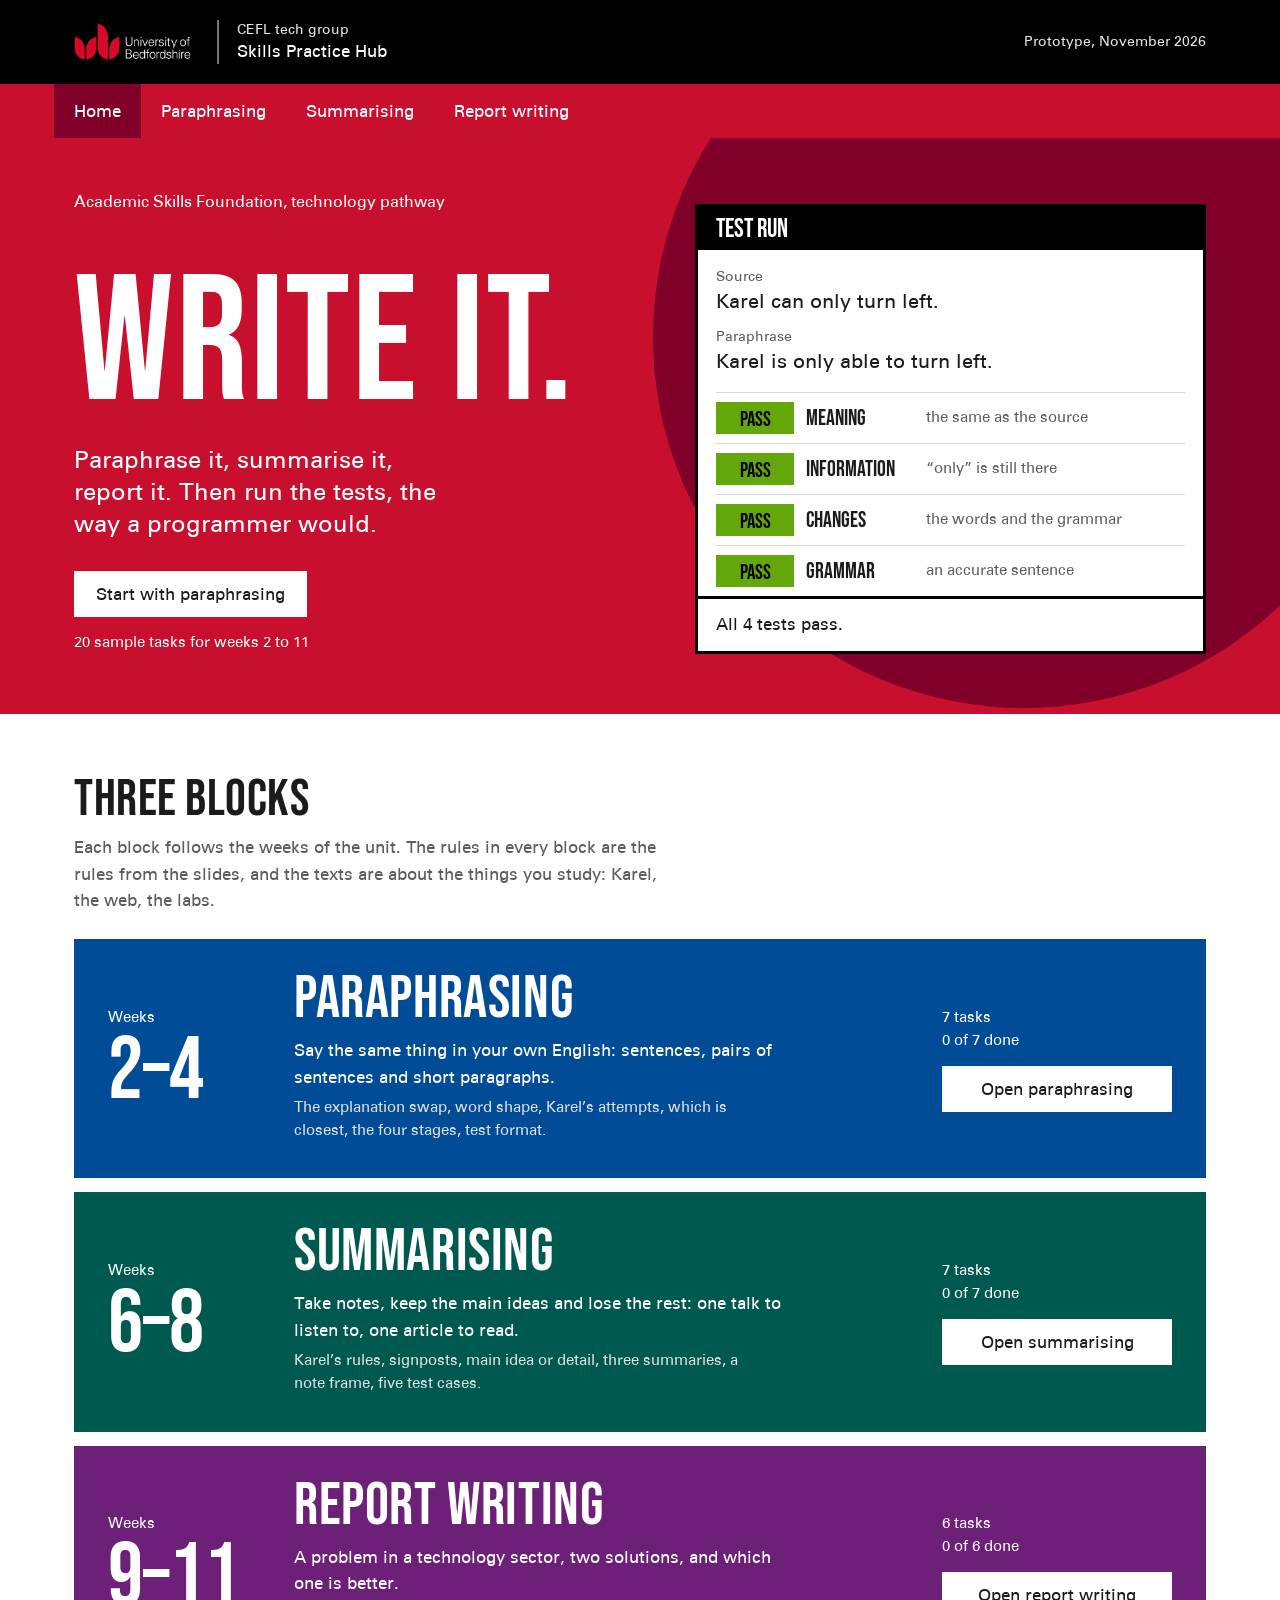
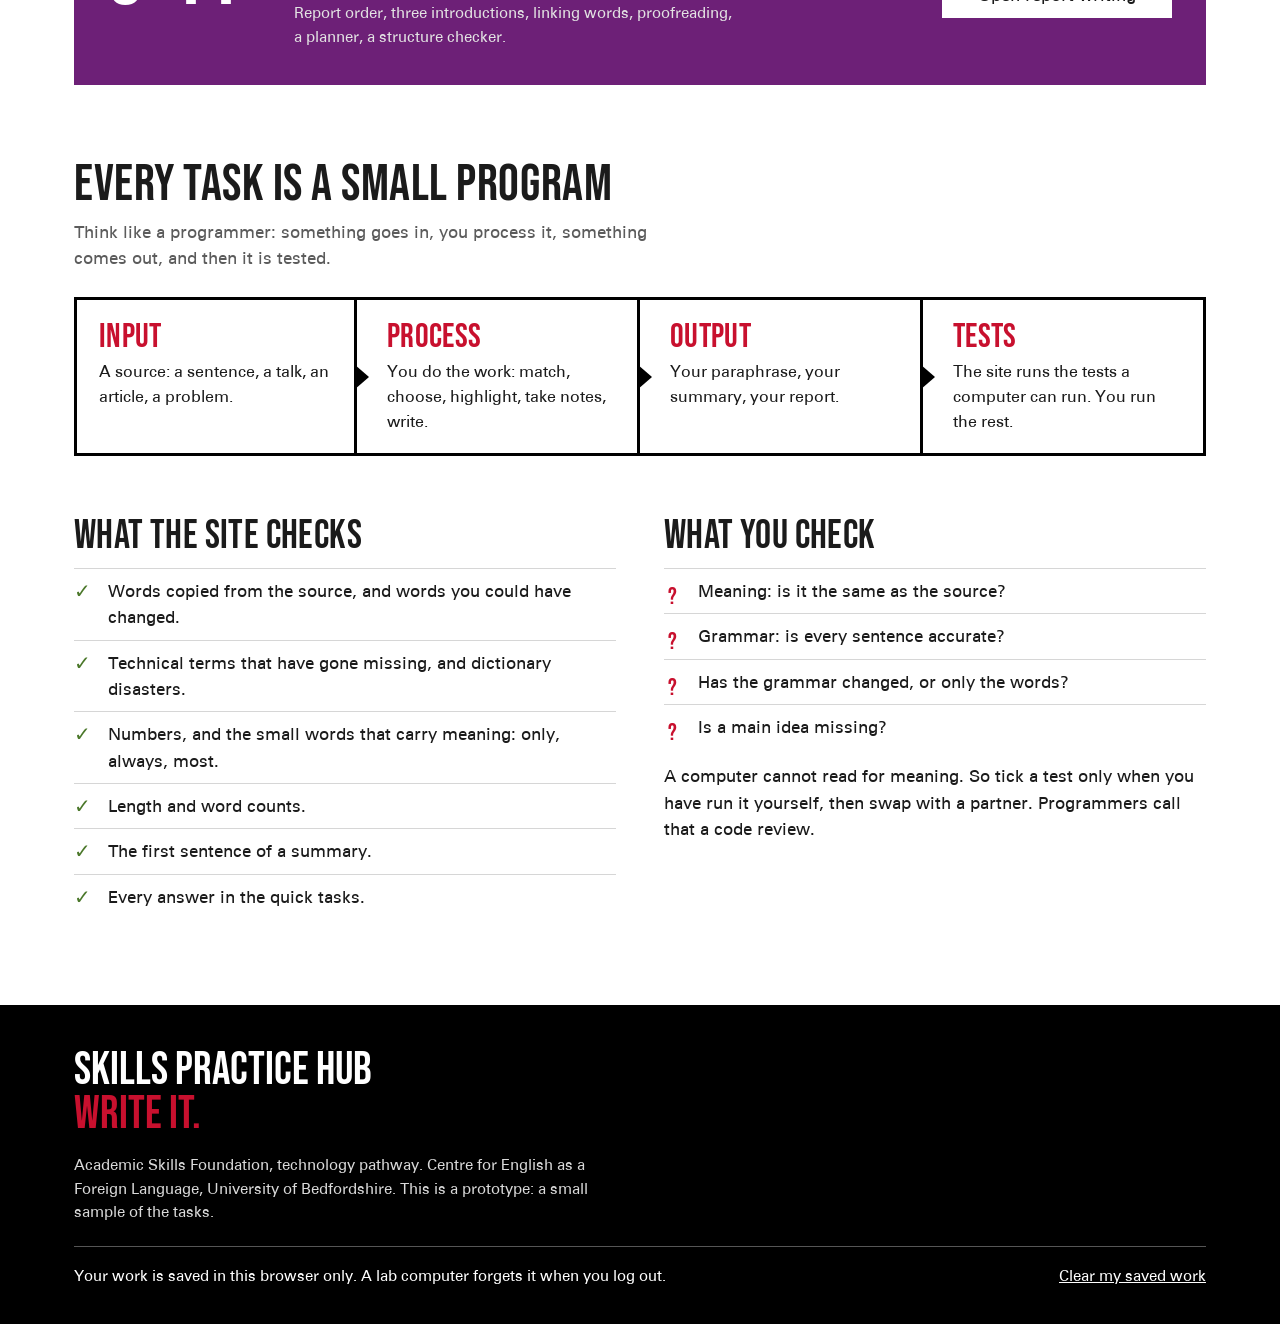
<file: index.html>
<!DOCTYPE html>
<!--
  index.html — the home page of the Skills Practice Hub prototype.

  The words of this page are here in the HTML. The header, the menu and
  the footer are added by js/core.js (Hub.shell), and js/home.js fills in
  the task counts from the three data files.
-->
<html lang="en-GB">
<head>
  <meta charset="utf-8">
  <meta name="viewport" content="width=device-width, initial-scale=1">
  <!-- A prototype: search engines are asked not to list it. -->
  <meta name="robots" content="noindex">
  <title>Skills Practice Hub – Write it.</title>
  <meta name="description" content="Practice tasks for paraphrasing, summarising and report writing. Academic Skills Foundation, technology pathway. A prototype.">
  <link rel="icon" href="assets/favicon.svg" type="image/svg+xml">
  <link rel="stylesheet" href="css/site.css">
</head>
<body data-page="home">

<main id="main" tabindex="-1">

  <section class="hero">
    <div class="wrap hero-grid">
      <div>
        <p class="hero-kicker">Academic Skills Foundation, technology pathway</p>
        <h1>Write it.</h1>
        <p class="hero-lede">Paraphrase it, summarise it, report it. Then run the tests, the way a programmer would.</p>
        <p class="hero-actions"><a class="btn btn-light" href="paraphrasing.html">Start with paraphrasing</a></p>
        <p class="hero-note"><span data-total>20</span> sample tasks for weeks 2 to 11</p>
      </div>

      <!-- A picture of what every writing task ends with. The four results appear one after another, once. -->
      <figure class="demo">
        <figcaption>Test run</figcaption>
        <dl>
          <dt>Source</dt>
          <dd>Karel can only turn left.</dd>
          <dt>Paraphrase</dt>
          <dd>Karel is only able to turn left.</dd>
        </dl>
        <ol class="demo-tests">
          <li style="--n:0"><span class="pill pill-pass">Pass</span><strong>Meaning</strong><span>the same as the source</span></li>
          <li style="--n:1"><span class="pill pill-pass">Pass</span><strong>Information</strong><span>“only” is still there</span></li>
          <li style="--n:2"><span class="pill pill-pass">Pass</span><strong>Changes</strong><span>the words and the grammar</span></li>
          <li style="--n:3"><span class="pill pill-pass">Pass</span><strong>Grammar</strong><span>an accurate sentence</span></li>
        </ol>
        <p class="demo-total">All 4 tests pass.</p>
      </figure>
    </div>
  </section>

  <section class="home-section">
    <div class="wrap">
      <h2>Three blocks</h2>
      <p class="section-intro">Each block follows the weeks of the unit. The rules in every block are the rules from the slides, and the texts are about the things you study: Karel, the web, the labs.</p>

      <article class="band band-paraphrasing">
        <p class="band-weeks"><span>Weeks</span>2–4</p>
        <div class="band-main">
          <h3><a href="paraphrasing.html">Paraphrasing</a></h3>
          <p>Say the same thing in your own English: sentences, pairs of sentences and short paragraphs.</p>
          <p class="band-kinds">The explanation swap, word shape, Karel’s attempts, which is closest, the four stages, test format.</p>
        </div>
        <div class="band-side">
          <p><span data-count="paraphrasing">7 tasks</span><br><span data-progress="paraphrasing"></span></p>
          <a class="btn btn-light" href="paraphrasing.html">Open paraphrasing</a>
        </div>
      </article>

      <article class="band band-summarising">
        <p class="band-weeks"><span>Weeks</span>6–8</p>
        <div class="band-main">
          <h3><a href="summarising.html">Summarising</a></h3>
          <p>Take notes, keep the main ideas and lose the rest: one talk to listen to, one article to read.</p>
          <p class="band-kinds">Karel’s rules, signposts, main idea or detail, three summaries, a note frame, five test cases.</p>
        </div>
        <div class="band-side">
          <p><span data-count="summarising">7 tasks</span><br><span data-progress="summarising"></span></p>
          <a class="btn btn-light" href="summarising.html">Open summarising</a>
        </div>
      </article>

      <article class="band band-reports">
        <p class="band-weeks"><span>Weeks</span>9–11</p>
        <div class="band-main">
          <h3><a href="reports.html">Report writing</a></h3>
          <p>A problem in a technology sector, two solutions, and which one is better.</p>
          <p class="band-kinds">Report order, three introductions, linking words, proofreading, a planner, a structure checker.</p>
        </div>
        <div class="band-side">
          <p><span data-count="reports">6 tasks</span><br><span data-progress="reports"></span></p>
          <a class="btn btn-light" href="reports.html">Open report writing</a>
        </div>
      </article>
    </div>
  </section>

  <section class="home-section">
    <div class="wrap">
      <h2>Every task is a small program</h2>
      <p class="section-intro">Think like a programmer: something goes in, you process it, something comes out, and then it is tested.</p>
      <ol class="flow">
        <li><h3>Input</h3><p>A source: a sentence, a talk, an article, a problem.</p></li>
        <li><h3>Process</h3><p>You do the work: match, choose, highlight, take notes, write.</p></li>
        <li><h3>Output</h3><p>Your paraphrase, your summary, your report.</p></li>
        <li><h3>Tests</h3><p>The site runs the tests a computer can run. You run the rest.</p></li>
      </ol>
    </div>
  </section>

  <section class="home-section">
    <div class="wrap split-grid">
      <div>
        <h2>What the site checks</h2>
        <ul class="ticks">
          <li>Words copied from the source, and words you could have changed.</li>
          <li>Technical terms that have gone missing, and dictionary disasters.</li>
          <li>Numbers, and the small words that carry meaning: only, always, most.</li>
          <li>Length and word counts.</li>
          <li>The first sentence of a summary.</li>
          <li>Every answer in the quick tasks.</li>
        </ul>
      </div>
      <div>
        <h2>What you check</h2>
        <ul class="crosses">
          <li>Meaning: is it the same as the source?</li>
          <li>Grammar: is every sentence accurate?</li>
          <li>Has the grammar changed, or only the words?</li>
          <li>Is a main idea missing?</li>
        </ul>
        <p>A computer cannot read for meaning. So tick a test only when you have run it yourself, then swap with a partner. Programmers call that a code review.</p>
      </div>
    </div>
  </section>

</main>

<noscript><p class="noscript">This site needs JavaScript to draw its menu and its tasks. Please switch JavaScript on in your browser.</p></noscript>

<script src="js/core.js"></script>
<script src="data/paraphrasing.js"></script>
<script src="data/summarising.js"></script>
<script src="data/reports.js"></script>
<script src="js/home.js"></script>
</body>
</html>
</file>
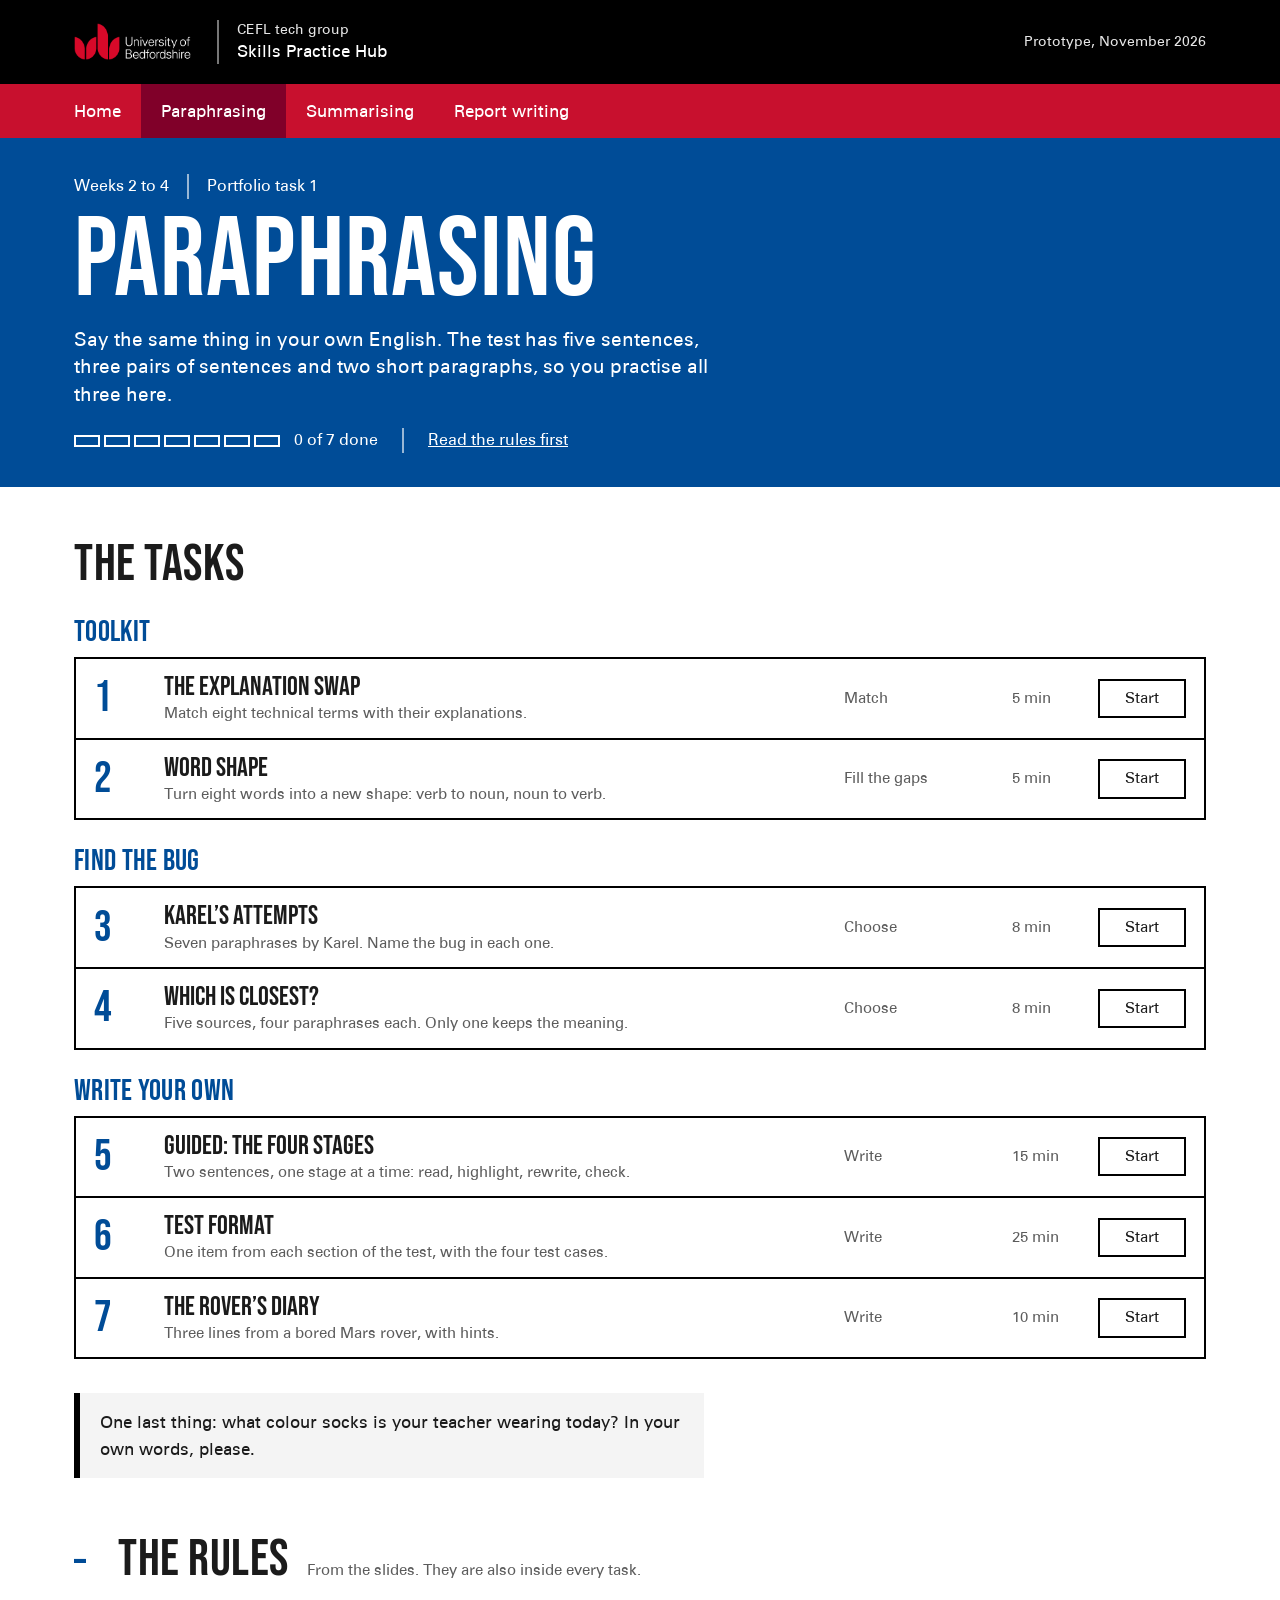
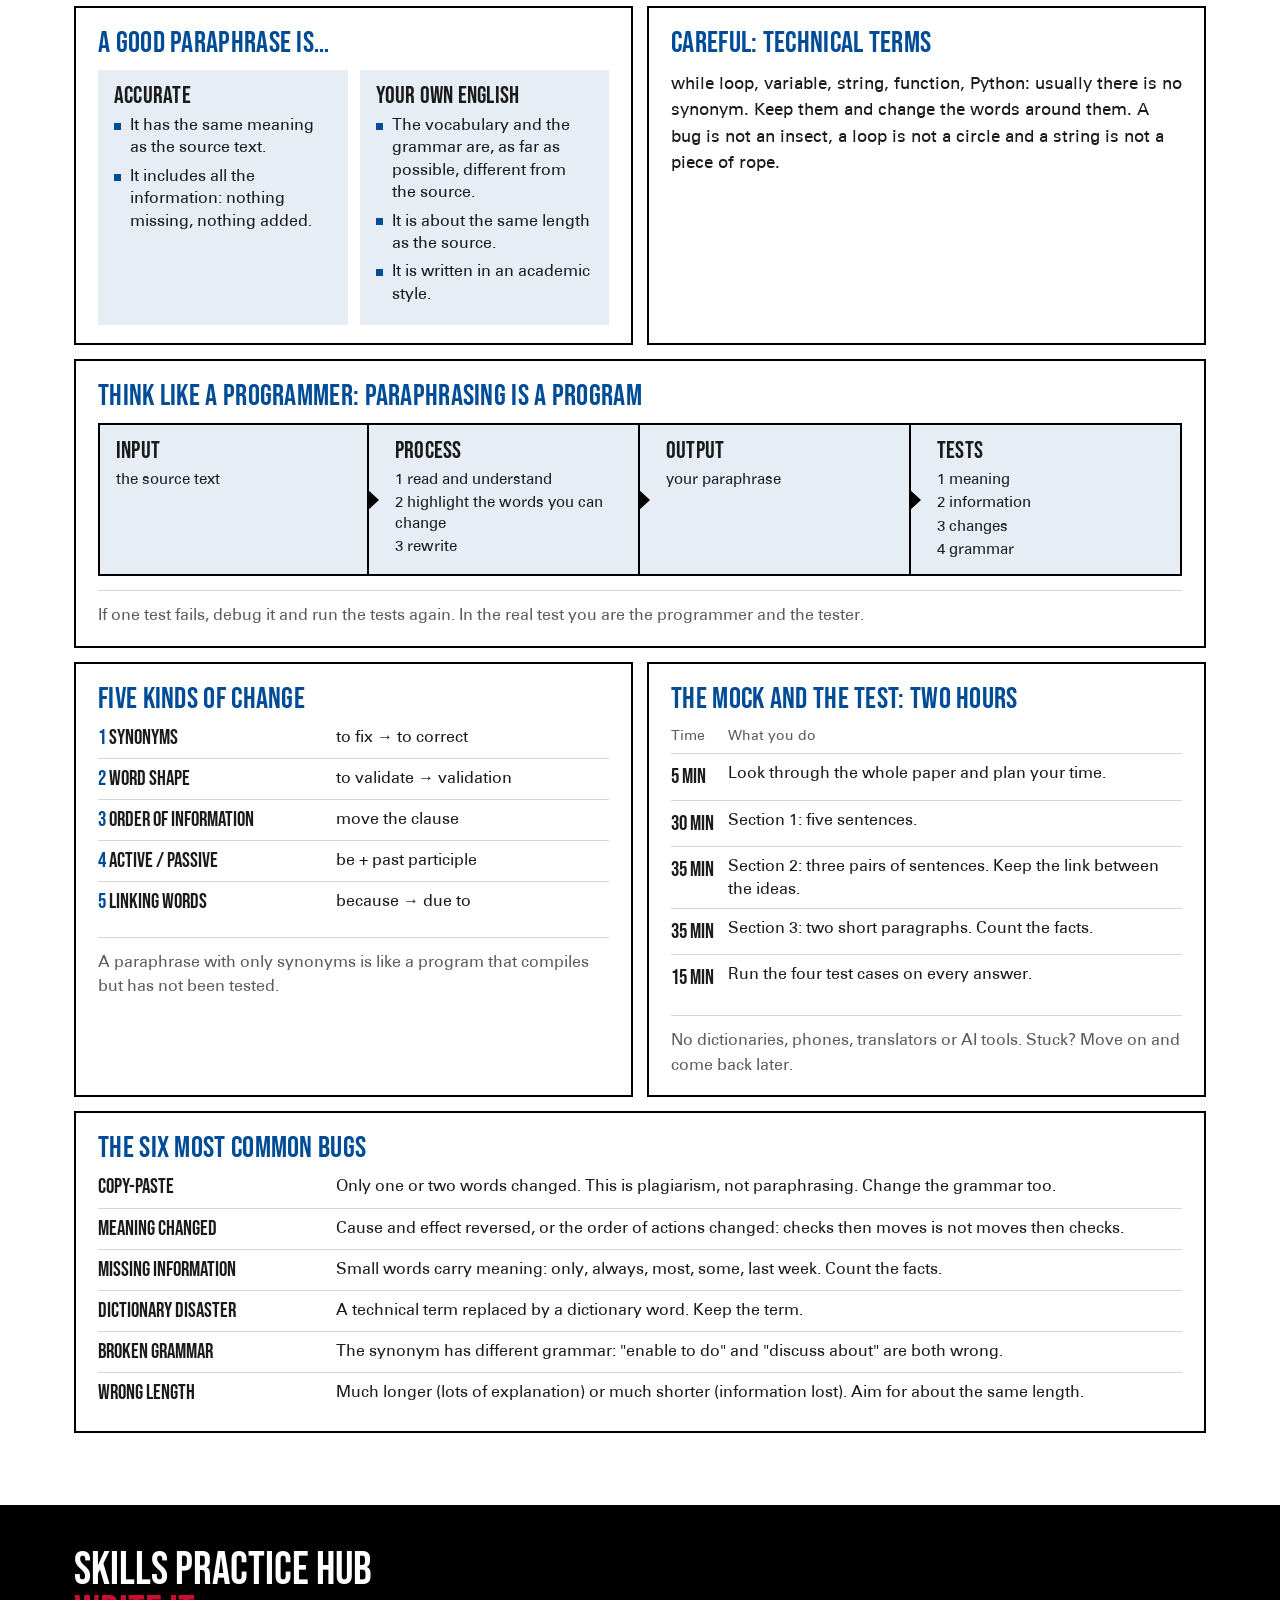
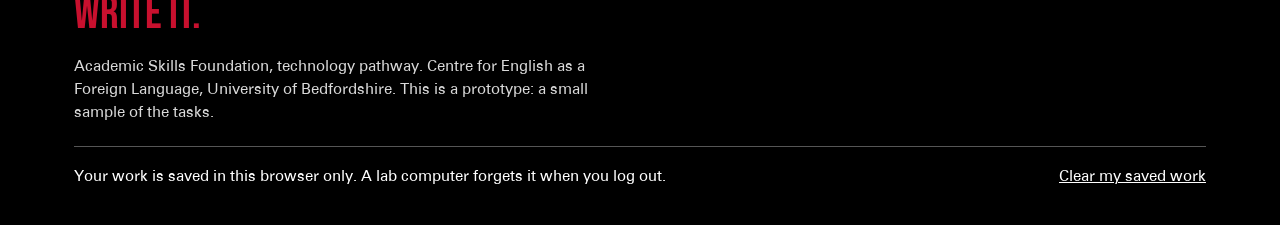
<file: paraphrasing.html>
<!DOCTYPE html>
<!--
  paraphrasing.html — block 1, weeks 2 to 4.

  This page is almost empty on purpose. <body data-block="paraphrasing"> says which
  block this is; data/paraphrasing.js holds its rules and tasks; js/block.js draws
  the task list, or one task, into <main>. The three block pages differ
  only in those two names.
-->
<html lang="en-GB">
<head>
  <meta charset="utf-8">
  <meta name="viewport" content="width=device-width, initial-scale=1">
  <meta name="robots" content="noindex">
  <title>Paraphrasing – Skills Practice Hub</title>
  <link rel="icon" href="assets/favicon.svg" type="image/svg+xml">
  <link rel="stylesheet" href="css/site.css">
</head>
<body data-page="paraphrasing" data-block="paraphrasing">

<main id="main" tabindex="-1"></main>

<noscript><p class="noscript">This site needs JavaScript to draw its menu and its tasks. Please switch JavaScript on in your browser.</p></noscript>

<!-- The order matters: each script uses what the ones above it set up. -->
<script src="js/core.js"></script>
<script src="js/checks.js"></script>
<script src="js/kinds-quick.js"></script>
<script src="js/kinds-writing.js"></script>
<script src="data/paraphrasing.js"></script>
<script src="js/block.js"></script>
</body>
</html>
</file>
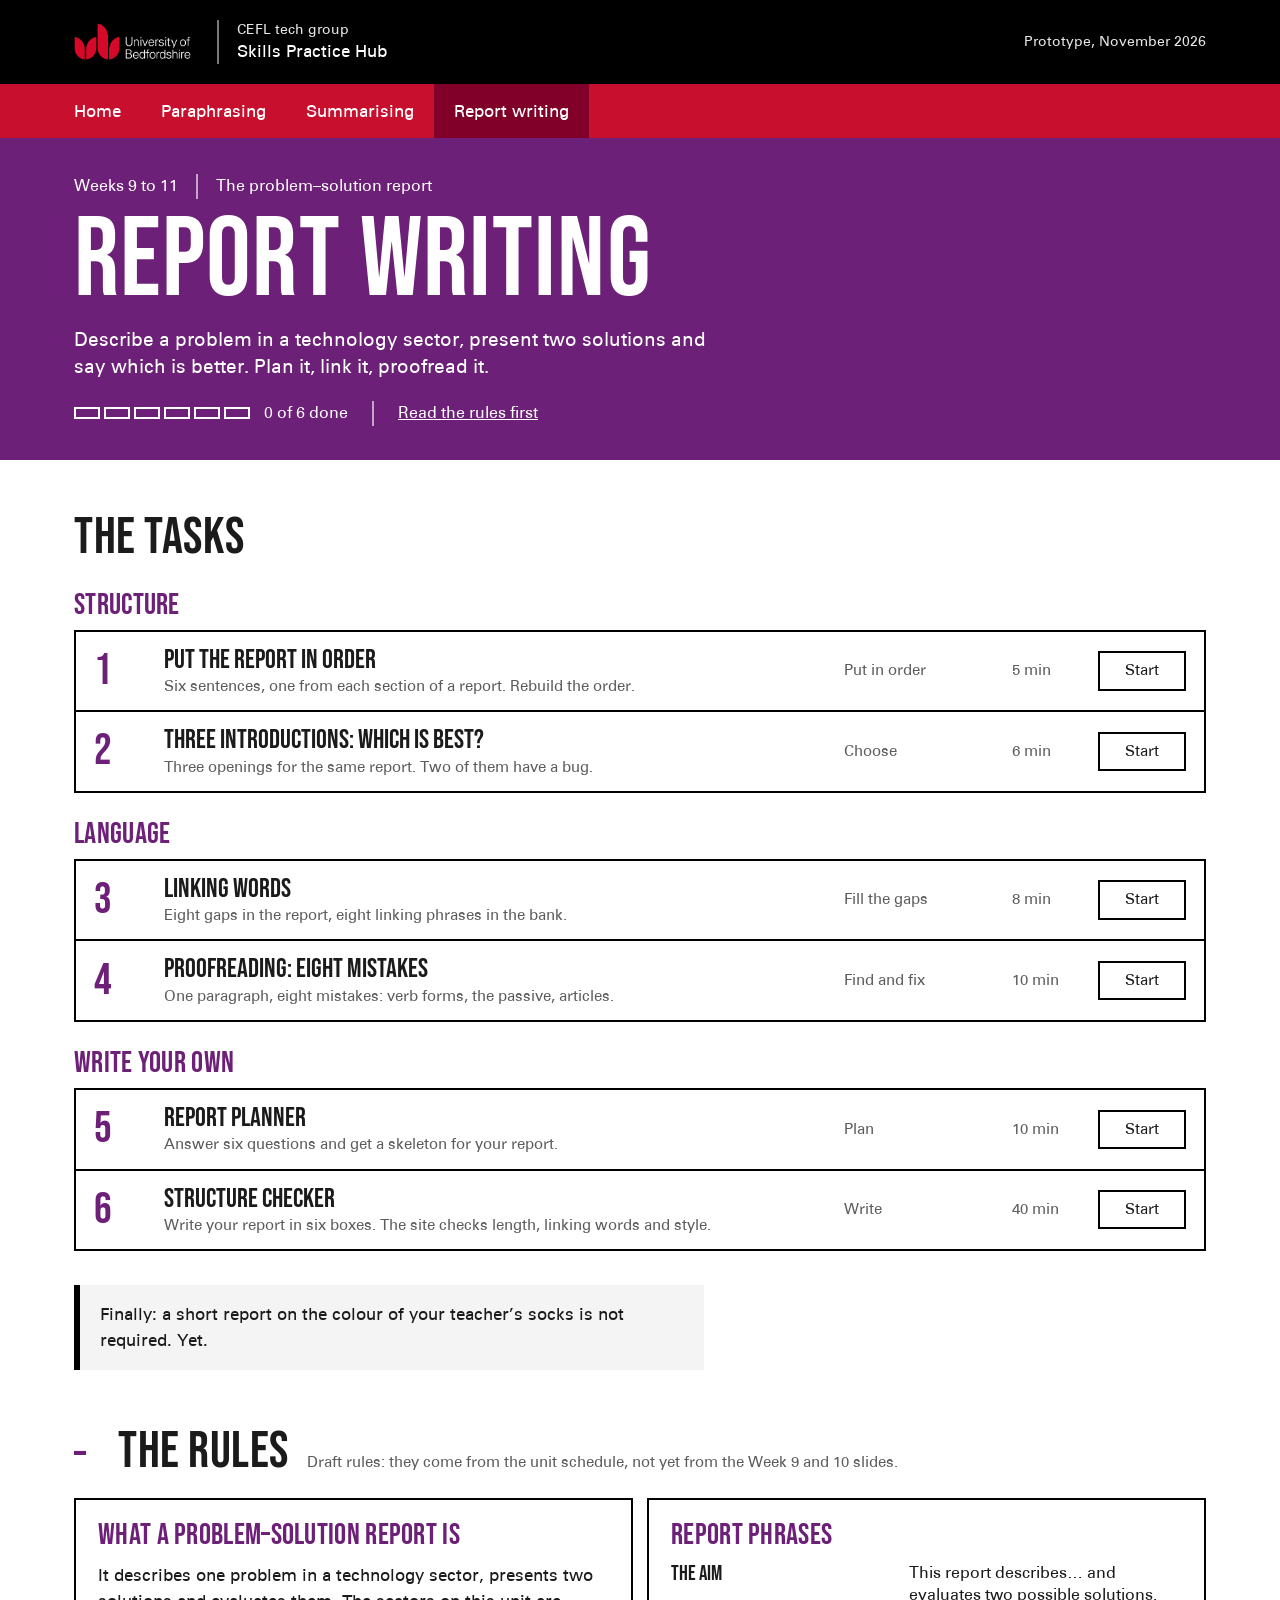
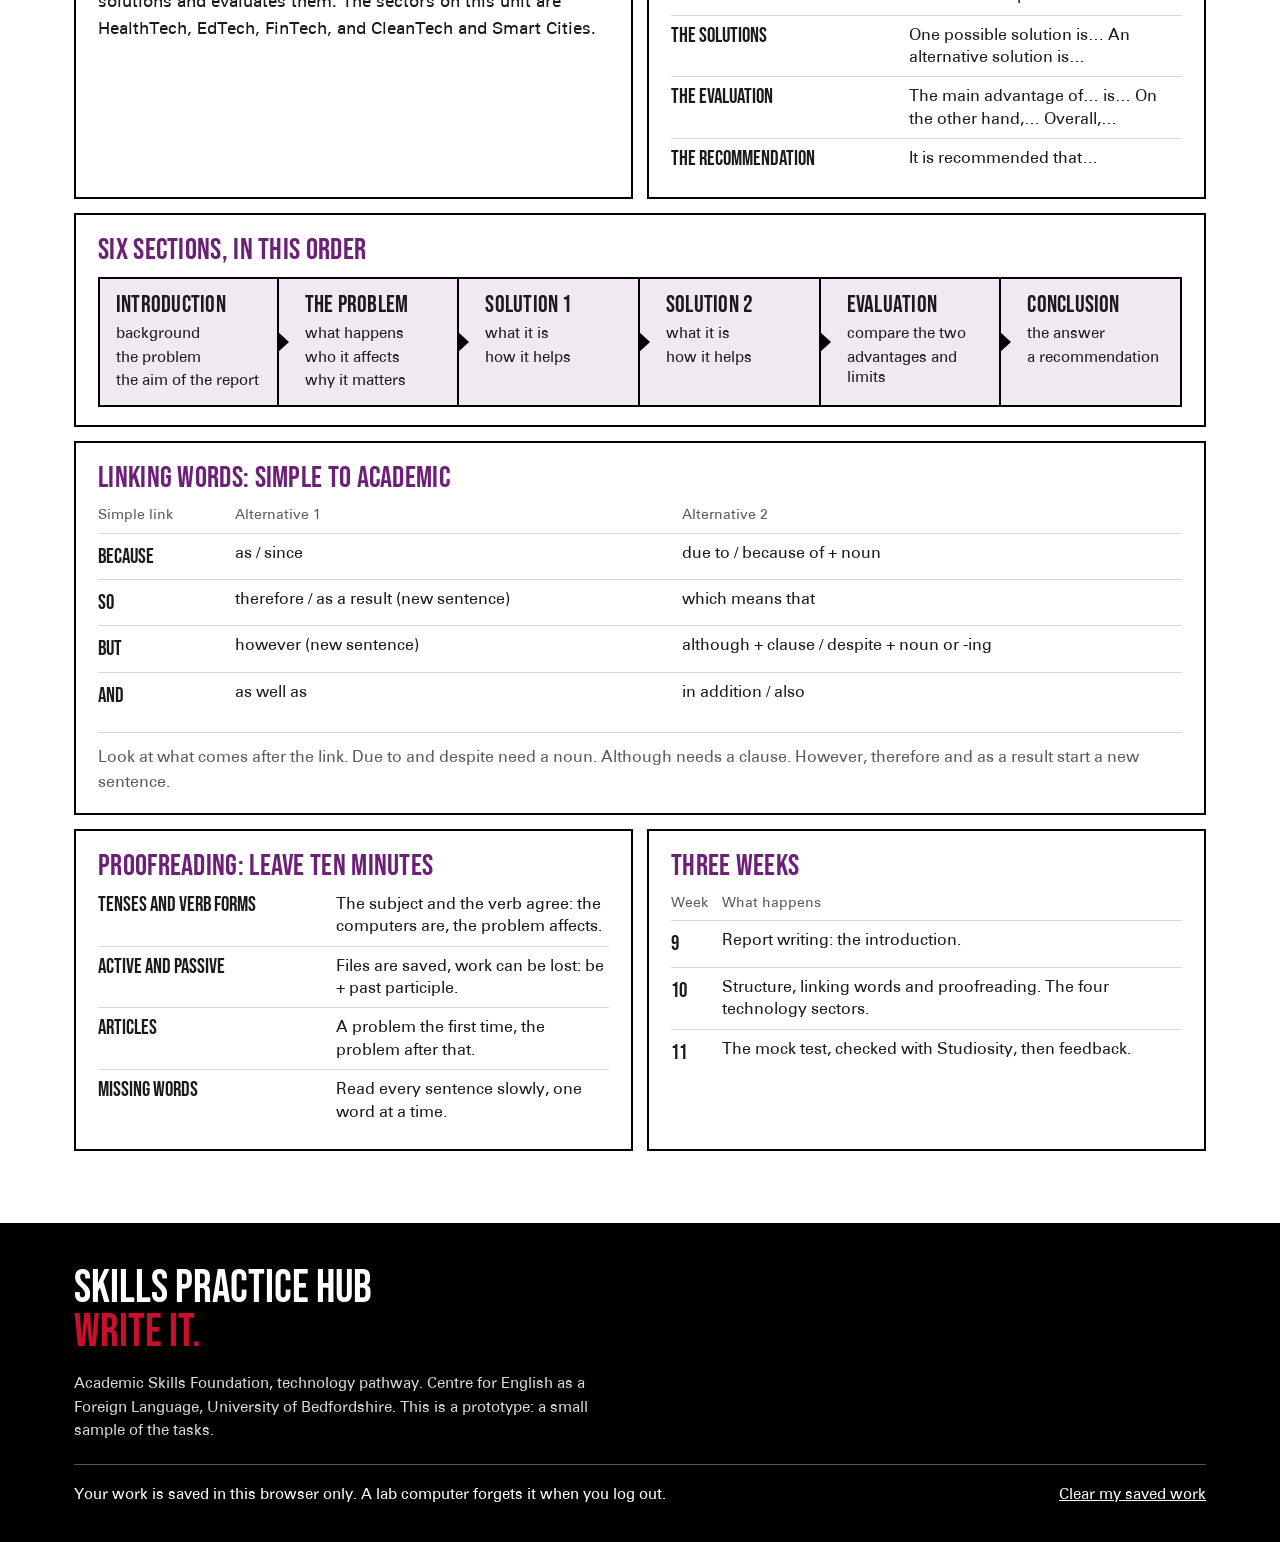
<file: reports.html>
<!DOCTYPE html>
<!--
  reports.html — block 3, weeks 9 to 11.

  This page is almost empty on purpose. <body data-block="reports"> says which
  block this is; data/reports.js holds its rules and tasks; js/block.js draws
  the task list, or one task, into <main>. The three block pages differ
  only in those two names.
-->
<html lang="en-GB">
<head>
  <meta charset="utf-8">
  <meta name="viewport" content="width=device-width, initial-scale=1">
  <meta name="robots" content="noindex">
  <title>Report writing – Skills Practice Hub</title>
  <link rel="icon" href="assets/favicon.svg" type="image/svg+xml">
  <link rel="stylesheet" href="css/site.css">
</head>
<body data-page="reports" data-block="reports">

<main id="main" tabindex="-1"></main>

<noscript><p class="noscript">This site needs JavaScript to draw its menu and its tasks. Please switch JavaScript on in your browser.</p></noscript>

<!-- The order matters: each script uses what the ones above it set up. -->
<script src="js/core.js"></script>
<script src="js/checks.js"></script>
<script src="js/kinds-quick.js"></script>
<script src="js/kinds-writing.js"></script>
<script src="data/reports.js"></script>
<script src="js/block.js"></script>
</body>
</html>
</file>
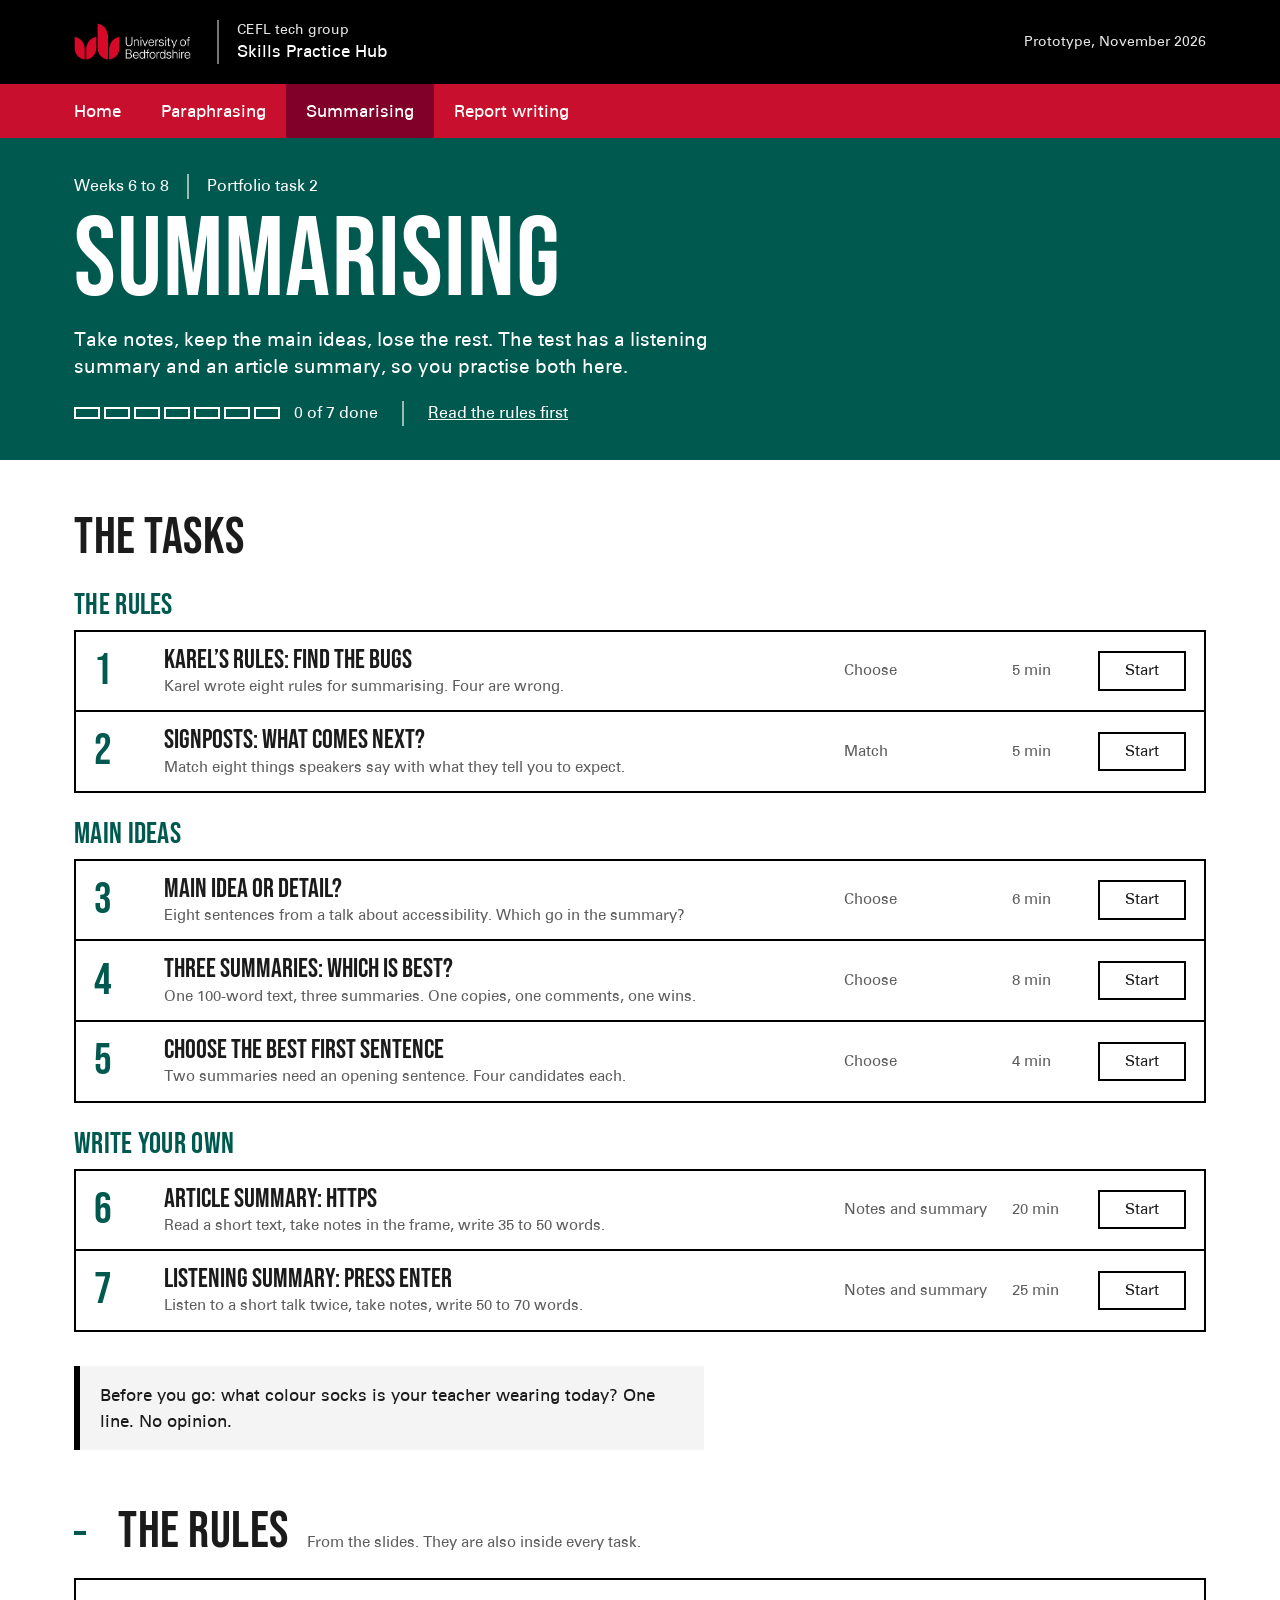
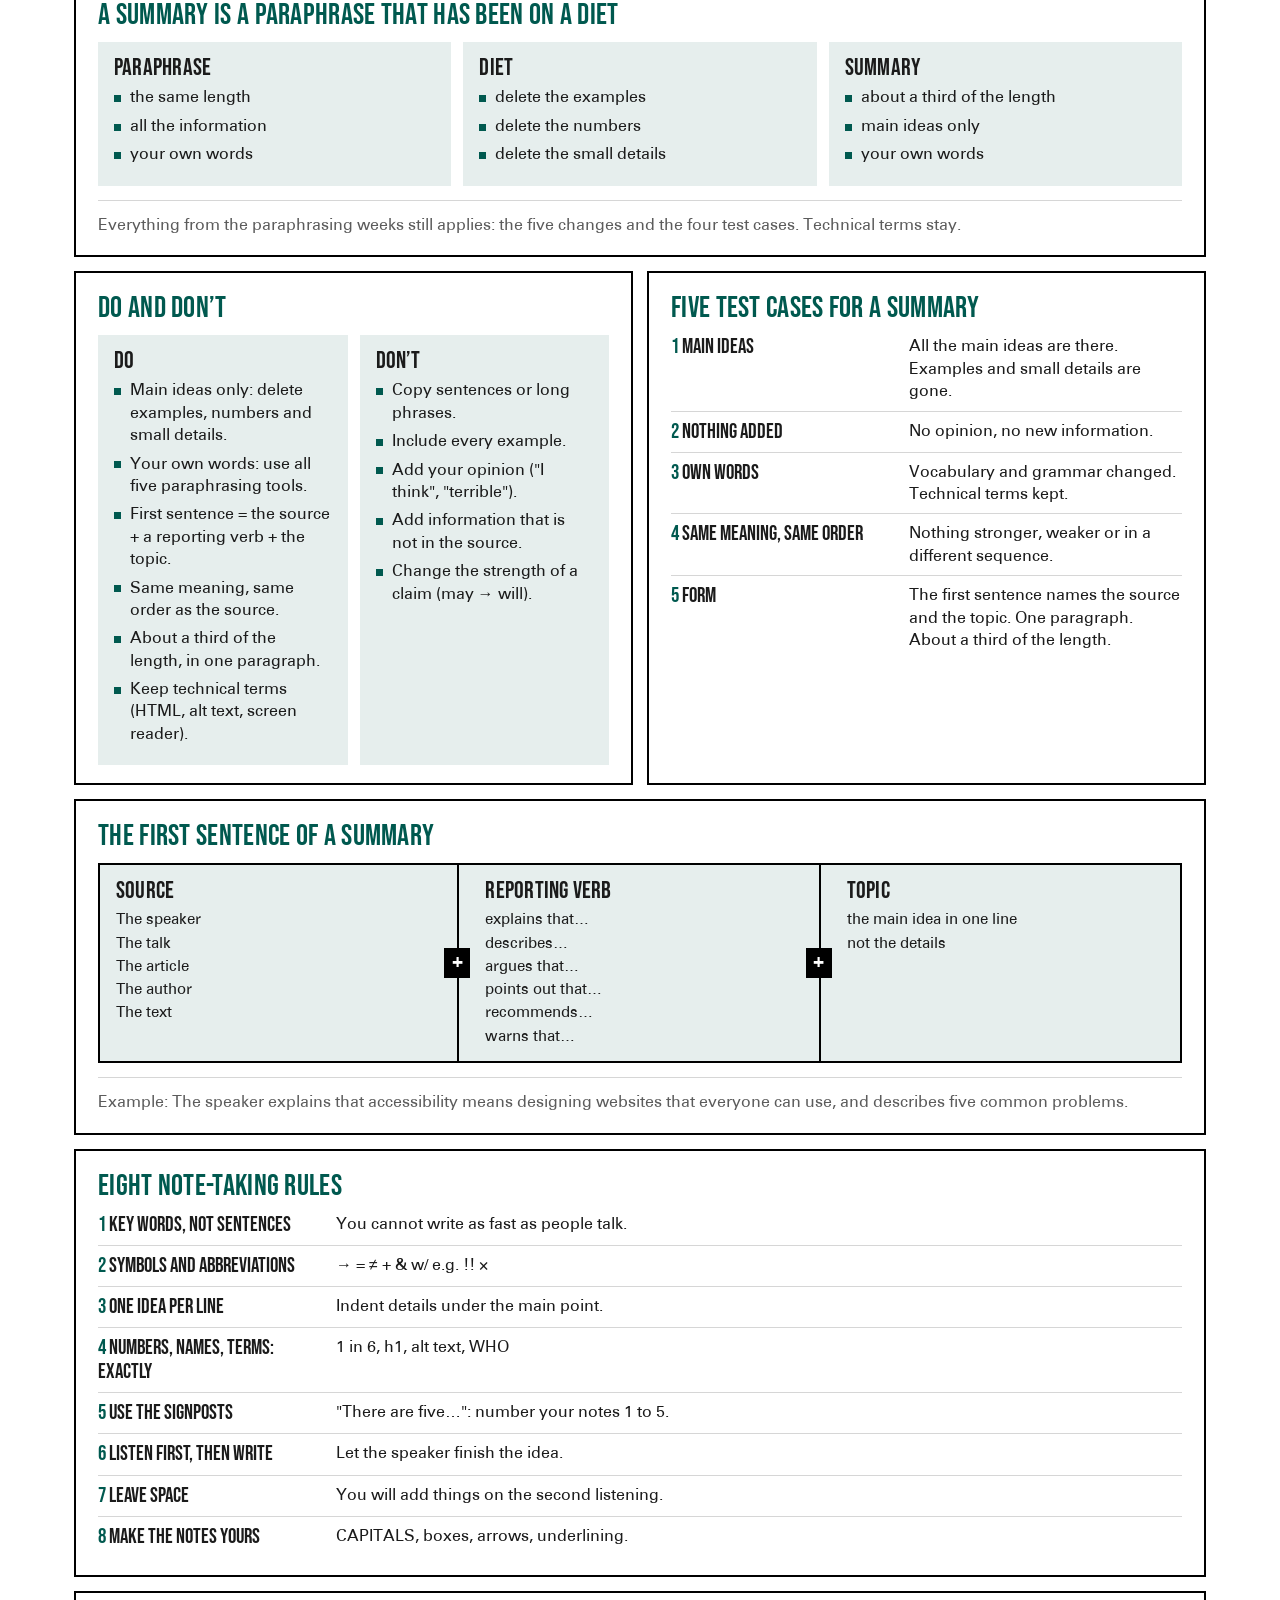
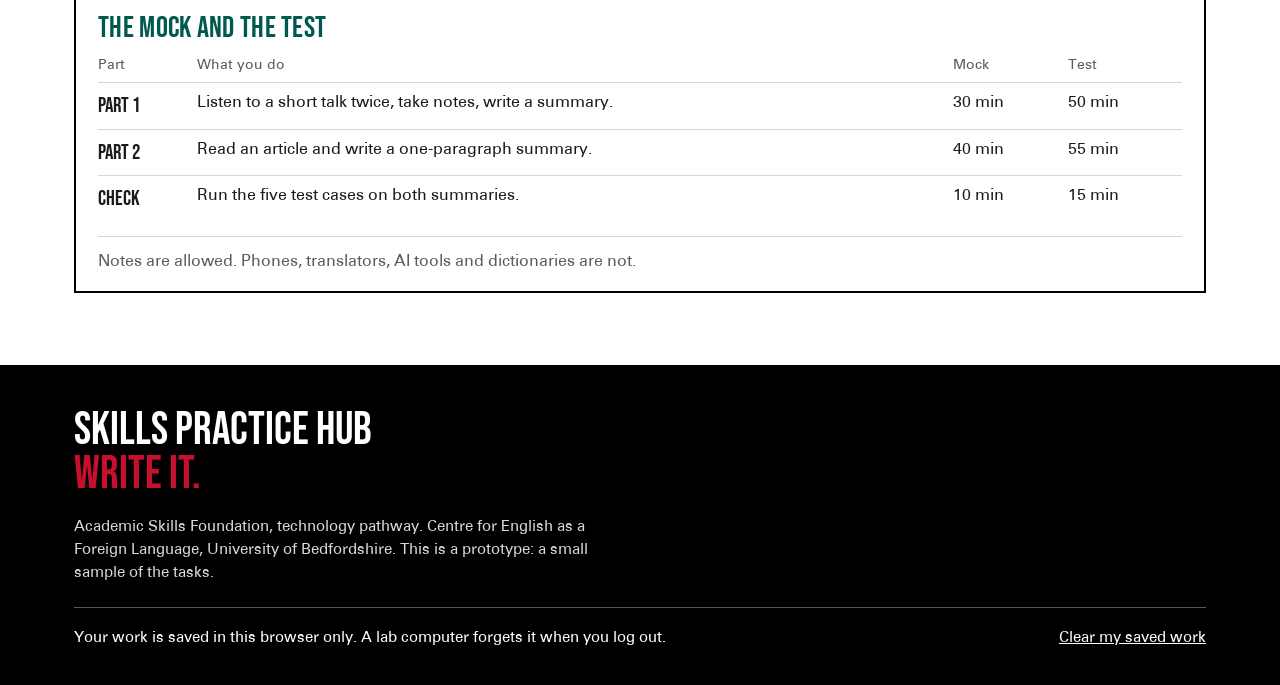
<file: summarising.html>
<!DOCTYPE html>
<!--
  summarising.html — block 2, weeks 6 to 8.

  This page is almost empty on purpose. <body data-block="summarising"> says which
  block this is; data/summarising.js holds its rules and tasks; js/block.js draws
  the task list, or one task, into <main>. The three block pages differ
  only in those two names.
-->
<html lang="en-GB">
<head>
  <meta charset="utf-8">
  <meta name="viewport" content="width=device-width, initial-scale=1">
  <meta name="robots" content="noindex">
  <title>Summarising – Skills Practice Hub</title>
  <link rel="icon" href="assets/favicon.svg" type="image/svg+xml">
  <link rel="stylesheet" href="css/site.css">
</head>
<body data-page="summarising" data-block="summarising">

<main id="main" tabindex="-1"></main>

<noscript><p class="noscript">This site needs JavaScript to draw its menu and its tasks. Please switch JavaScript on in your browser.</p></noscript>

<!-- The order matters: each script uses what the ones above it set up. -->
<script src="js/core.js"></script>
<script src="js/checks.js"></script>
<script src="js/kinds-quick.js"></script>
<script src="js/kinds-writing.js"></script>
<script src="data/summarising.js"></script>
<script src="js/block.js"></script>
</body>
</html>
</file>
<file: css/site.css>
/*
  css/site.css — the one stylesheet of the Skills Practice Hub prototype.

  Brand rules followed here (University brand guidelines, August 2023):
    - Bebas Neue for headings only, Univers for text (pages 28, 29)
    - main red #C8102E, dark red #800029, no tints of red (page 32)
    - secondary colours and their tints are allowed (page 33): each block
      has one: blue, teal, purple. Green and amber mark results.
    - colour never carries information alone: every result also has a
      word or a mark (page 49)
    - text is aligned left, lines of about 60 to 70 characters (page 47)
  The look is the Tech Practice Hub's: sharp corners, black borders, no shadows.

  Order of this file:
    1 fonts and colours   2 base   3 top bar, menu, footer   4 home page
    5 block page          6 task page   7 buttons, boxes, forms
    8 the task kinds      9 small screens, motion, print
*/

/* ---------- 1 fonts and colours ---------- */

/* Univers 55 Roman and Bebas Neue, the files from the marketing folder.
   Univers 65 Bold (lte50140.ttf) is not in this prototype yet, so the browser
   thickens the Roman when it needs bold. Add the file and one more @font-face
   with font-weight: 700 to use the real bold. */
@font-face { font-family: "Univers"; src: url("../fonts/lte50138.ttf") format("truetype"); font-weight: 400; font-style: normal; font-display: swap; }
@font-face { font-family: "Bebas Neue"; src: url("../fonts/BebasNeue-Regular.ttf") format("truetype"); font-weight: 400; font-style: normal; font-display: swap; }

:root {
  --red: #C8102E;        /* Pantone 186 */
  --maroon: #800029;     /* Pantone 202 */
  --black: #000000;
  --white: #FFFFFF;
  --ink: #1B1B1B;        /* text */
  --grey: #5C5C5C;       /* quiet text: 6.6 to 1 on white */
  --line: #D6D6D6;
  --paper: #F4F4F4;      /* a tint of black */

  --green: #64A70B;      /* Pantone 369: "pass". Black text on it. */
  --green-tint: #ECF4E2;
  --green-dark: #4A7729; /* green marks on white */
  --amber: #FFB81C;      /* "your turn". Black text on it. */

  --blue: #004C97;       /* paraphrasing */
  --teal: #00594F;       /* summarising */
  --purple: #6D2077;     /* report writing */

  /* Each block page sets these two. Everything coloured on the page uses them. */
  --accent: var(--red);
  --accent-tint: var(--paper);

  --display: "Bebas Neue", "Arial Narrow", sans-serif;
  --body: "Univers", "Helvetica Neue", Helvetica, Arial, sans-serif;
}

body[data-block="paraphrasing"] { --accent: var(--blue); --accent-tint: #E6EDF5; }
body[data-block="summarising"] { --accent: var(--teal); --accent-tint: #E6EEED; }
body[data-block="reports"] { --accent: var(--purple); --accent-tint: #F0E9F1; }

/* ---------- 2 base ---------- */

*, *::before, *::after { box-sizing: border-box; }
html { -webkit-text-size-adjust: 100%; }
/* font-kerning: none — this Univers file pulls a space towards a capital T, V, W or Y so hard
   that "it. Then" looks like "it.Then". Kerning is switched off for text and back on for Bebas Neue. */
body { margin: 0; background: var(--white); color: var(--ink); font-family: var(--body); font-kerning: none; font-size: 17px; line-height: 1.55; }
h1, h2, h3, h4 { font-family: var(--display); font-kerning: normal; font-weight: 400; line-height: 1; letter-spacing: .01em; margin: 0; }
p { margin: 0 0 12px; }
a { color: inherit; }
button, input, select, textarea { font: inherit; color: inherit; }
button { cursor: pointer; }
[hidden] { display: none !important; }
:focus-visible { outline: 3px solid var(--black); outline-offset: 2px; }
.wrap { max-width: 1180px; margin: 0 auto; padding: 0 24px; }
main:focus { outline: none; }
h1:focus { outline: none; }

.skip { position: absolute; left: 8px; top: -60px; background: var(--white); color: var(--ink); padding: 10px 14px; border: 3px solid var(--black); z-index: 10; }
.skip:focus { top: 8px; }
.offscreen { position: fixed; left: -9999px; top: 0; }
.noscript { max-width: 60ch; margin: 40px auto; padding: 0 24px; }

/* ---------- 3 top bar, menu, footer ---------- */

.topbar { background: var(--black); color: var(--white); }
.topbar .wrap { display: flex; align-items: center; justify-content: space-between; gap: 24px; min-height: 84px; }
.brand { display: flex; align-items: center; gap: 26px; color: var(--white); text-decoration: none; }
.brand img { display: block; height: 37px; width: auto; }
.brand-words { display: flex; flex-direction: column; border-left: 2px solid #777; padding-left: 18px; font-size: 14px; line-height: 1.4; color: #E6E6E6; }
.brand-words span:last-child { font-size: 17px; color: var(--white); }
.topnote { margin: 0; font-size: 14px; color: #E6E6E6; text-align: right; }
.topbar :focus-visible, .nav :focus-visible, .hero :focus-visible, .band :focus-visible,
.pagehead :focus-visible, .taskbar :focus-visible, .footer :focus-visible { outline-color: var(--white); }

.nav { background: var(--red); color: var(--white); }
.nav .wrap { display: flex; overflow-x: auto; }
.nav a { padding: 14px 20px; text-decoration: none; white-space: nowrap; }
.nav a:first-child { margin-left: -20px; }
.nav a[aria-current="page"] { background: var(--maroon); }
.nav a:hover { background: var(--green); color: var(--black); }

.footer { background: var(--black); color: var(--white); margin-top: 72px; padding: 44px 0 36px; }
.footer-title { font-family: var(--display); font-kerning: normal; font-size: 46px; line-height: .95; margin: 0; }
.footer-title span { display: block; color: var(--red); }
.footer-credit { max-width: 68ch; margin: 18px 0 0; font-size: 15px; color: #D9D9D9; }
.footer-row { display: flex; flex-wrap: wrap; justify-content: space-between; gap: 12px 32px; margin-top: 22px; padding-top: 18px; border-top: 1px solid #555; font-size: 15px; }
.footer-row p { margin: 0; }
.linklike { background: none; border: 0; padding: 0; color: inherit; text-decoration: underline; }

/* ---------- 4 home page ---------- */

.hero { position: relative; overflow: hidden; background: var(--red); color: var(--white); }
/* The brand's circle shape, in the dark red, behind the test run card. */
.hero::after { content: ""; position: absolute; right: -9vw; top: -30%; width: 58vw; max-width: 860px; aspect-ratio: 1; border-radius: 50%; background: var(--maroon); }
.hero-grid { position: relative; z-index: 1; display: grid; grid-template-columns: minmax(0, 1.05fr) minmax(0, .95fr); gap: 56px; align-items: end; padding-top: 52px; padding-bottom: 60px; }
.hero-kicker { margin: 0 0 56px; font-size: 16px; }
.hero h1 { font-size: clamp(92px, 14vw, 184px); line-height: .84; }
.hero-lede { max-width: 30ch; margin: 22px 0 30px; font-size: clamp(19px, 2vw, 24px); line-height: 1.35; }
.hero-actions { margin: 0 0 14px; }
.hero-note { margin: 0; font-size: 15px; }

.demo { margin: 0; background: var(--white); color: var(--ink); border: 3px solid var(--black); }
.demo figcaption { background: var(--black); color: var(--white); font-family: var(--display); font-kerning: normal; font-size: 26px; line-height: 1; padding: 10px 18px 7px; }
.demo dl { margin: 0; padding: 16px 18px 6px; }
.demo dt { font-size: 14px; color: var(--grey); }
.demo dd { margin: 0 0 12px; font-size: 20px; line-height: 1.3; }
.demo-tests { list-style: none; margin: 0; padding: 0 18px; }
.demo-tests li { display: grid; grid-template-columns: 78px 108px minmax(0, 1fr); align-items: center; gap: 12px; padding: 9px 0; border-top: 1px solid var(--line); font-size: 15px; }
.demo-tests strong { font-family: var(--display); font-kerning: normal; font-weight: 400; font-size: 22px; line-height: 1; padding-top: 3px; }
.demo-tests span:last-child { color: var(--grey); }
.demo-tests .pill { min-width: 0; animation: stamp .28s both; animation-delay: calc(.6s + var(--n) * .45s); }
.demo-total { margin: 0; padding: 12px 18px 14px; border-top: 3px solid var(--black); animation: stamp .28s both; animation-delay: 2.6s; }
@keyframes stamp { from { opacity: 0; transform: scale(1.35); } to { opacity: 1; transform: none; } }

.home-section { padding: 60px 0 0; }
.home-section h2 { font-size: 52px; }
.section-intro { max-width: 68ch; margin: 8px 0 26px; color: var(--grey); }

.band { display: grid; grid-template-columns: 150px minmax(0, 1fr) 230px; gap: 36px; align-items: center; padding: 30px 34px; margin-bottom: 14px; color: var(--white); }
.band-paraphrasing { background: var(--blue); }
.band-summarising { background: var(--teal); }
.band-reports { background: var(--purple); }
.band-weeks { margin: 0; font-family: var(--display); font-kerning: normal; font-size: 88px; line-height: .86; }
.band-weeks span { display: block; margin-bottom: 8px; font-family: var(--body); font-kerning: none; font-size: 15px; line-height: 1.2; }
.band h3 { font-size: 60px; margin-bottom: 8px; }
.band h3 a { text-decoration: none; }
.band h3 a:hover { text-decoration: underline; text-decoration-thickness: 3px; text-underline-offset: 6px; }
.band-main p { max-width: 56ch; margin: 0 0 6px; }
.band-main .band-kinds { font-size: 15px; color: #E3E3E3; }
.band-side p { margin: 0 0 14px; font-size: 15px; }
.band-side .btn { display: block; text-align: center; }

.flow { list-style: none; margin: 22px 0 0; padding: 0; display: grid; grid-template-columns: repeat(4, minmax(0, 1fr)); }
.flow li { position: relative; padding: 20px 22px 18px 30px; border: 3px solid var(--black); border-left-width: 0; }
.flow li:first-child { border-left-width: 3px; padding-left: 22px; }
/* the arrow from one box into the next */
.flow li:not(:last-child)::after { content: ""; position: absolute; right: -15px; top: 50%; margin-top: -13px; border: 13px solid transparent; border-right: 0; border-left: 15px solid var(--black); z-index: 1; }
.flow h3 { font-size: 34px; color: var(--red); margin-bottom: 6px; }
.flow p { margin: 0; font-size: 16px; }

.split-grid { display: grid; grid-template-columns: 1fr 1fr; gap: 48px; }
.split-grid h2 { font-size: 40px; margin-bottom: 12px; }
.ticks, .crosses { list-style: none; margin: 0 0 14px; padding: 0; }
.ticks li, .crosses li { position: relative; padding: 9px 0 9px 34px; border-top: 1px solid var(--line); }
.ticks li::before, .crosses li::before { position: absolute; left: 0; top: 7px; font-size: 20px; }
.ticks li::before { content: "✓"; color: var(--green-dark); }
.crosses li::before { content: "?"; font-family: var(--display); font-kerning: normal; font-size: 24px; top: 9px; left: 4px; color: var(--red); }

/* ---------- 5 block page ---------- */

.pagehead { background: var(--accent); color: var(--white); }
.pagehead .wrap { padding-top: 36px; padding-bottom: 34px; }
.pagehead-meta { display: flex; flex-wrap: wrap; gap: 6px 18px; margin: 0 0 14px; font-size: 16px; }
.pagehead-meta span + span { padding-left: 18px; border-left: 2px solid rgba(255, 255, 255, .6); }
.pagehead h1 { font-size: clamp(64px, 9vw, 112px); line-height: .88; }
.pagehead-intro { max-width: 60ch; margin: 14px 0 20px; font-size: 19px; line-height: 1.45; }
.pagehead-progress { display: flex; flex-wrap: wrap; align-items: center; gap: 10px 14px; margin: 0; font-size: 16px; }
.pagehead-progress > span, .pagehead-progress > a { white-space: nowrap; }
.pagehead-jump { margin-left: 10px; padding-left: 24px; border-left: 2px solid rgba(255, 255, 255, .6); }
.meter { display: inline-flex; gap: 4px; }
.meter span { width: 26px; height: 12px; border: 2px solid var(--white); }
.meter span.is-done { background: var(--white); }

.rules { padding: 56px 0 0; scroll-margin-top: 12px; }
.rules-fold > summary, .rules-drawer > summary { cursor: pointer; list-style: none; display: flex; align-items: baseline; flex-wrap: wrap; gap: 6px 18px; }
.rules-fold > summary::-webkit-details-marker, .rules-drawer > summary::-webkit-details-marker { display: none; }
.rules-fold > summary h2, .tasks h2 { font-size: 52px; }
.rules-fold > summary::before, .rules-drawer > summary::before { content: "+"; font-family: var(--display); font-kerning: normal; font-size: 40px; line-height: .8; width: 26px; color: var(--accent); }
.rules-fold[open] > summary::before, .rules-drawer[open] > summary::before { content: "–"; }
.fold-hint { color: var(--grey); font-size: 15px; }

.rule-grid { display: grid; grid-template-columns: 1fr 1fr; gap: 14px; margin-top: 20px; }
.rule { border: 2px solid var(--black); padding: 20px 22px 18px; background: var(--white); min-width: 0; }
.rule.is-wide { grid-column: 1 / -1; }
.rule h3 { font-size: 30px; color: var(--accent); margin-bottom: 12px; }
.rule h4 { font-size: 24px; margin-bottom: 6px; }
.rule ul, .rule ol { margin: 0; padding: 0; list-style: none; }
.rule-foot { margin: 14px 0 0; padding-top: 12px; border-top: 1px solid var(--line); font-size: 16px; color: var(--grey); }
.rule-note { margin: 0; max-width: 70ch; }

.rule-columns { display: grid; grid-template-columns: repeat(auto-fit, minmax(200px, 1fr)); gap: 12px; }
.rule-column { background: var(--accent-tint); padding: 14px 16px; }
.rule-column li { position: relative; padding-left: 16px; margin-bottom: 6px; font-size: 16px; line-height: 1.4; }
.rule-column li::before { content: ""; position: absolute; left: 0; top: .55em; width: 7px; height: 7px; background: var(--accent); }

.rule-flow { display: grid; grid-auto-flow: column; grid-auto-columns: minmax(0, 1fr); }
.rule ol.rule-flow > li { position: relative; padding: 14px 14px 12px 26px; border: 2px solid var(--black); border-left-width: 0; background: var(--accent-tint); }
.rule ol.rule-flow > li:first-child { border-left-width: 2px; padding-left: 16px; }
.rule ol.rule-flow > li:not(:last-child)::after { content: ""; position: absolute; right: -12px; top: 50%; margin-top: -11px; border: 11px solid transparent; border-right: 0; border-left: 12px solid var(--black); z-index: 1; }
.rule ol.rule-flow-plus > li:not(:last-child)::after { content: "+"; border: 0; right: -13px; margin-top: -15px; width: 26px; height: 30px; background: var(--black); color: var(--white); font-family: var(--display); font-kerning: normal; font-size: 28px; line-height: 32px; text-align: center; }
.rule-flow li li { font-size: 15px; line-height: 1.35; margin-bottom: 3px; }

.rule-list li { display: grid; grid-template-columns: minmax(150px, 220px) minmax(0, 1fr); gap: 4px 18px; padding: 8px 0; border-top: 1px solid var(--line); font-size: 16px; line-height: 1.4; }
.rule-list li:first-child { border-top: 0; padding-top: 0; }
.rule-list strong { font-weight: 400; font-family: var(--display); font-kerning: normal; font-size: 21px; line-height: 1.15; }
.rule-list.is-numbered { counter-reset: rule; }
.rule-list.is-numbered li { counter-increment: rule; }
.rule-list.is-numbered strong::before { content: counter(rule) " "; color: var(--accent); }

.rule-table-wrap { overflow-x: auto; }
.rule-table { width: 100%; border-collapse: collapse; font-size: 16px; }
.rule-table th, .rule-table td { text-align: left; vertical-align: top; padding: 8px 14px 8px 0; border-top: 1px solid var(--line); font-weight: 400; line-height: 1.4; }
.rule-table thead th { border-top: 0; padding-top: 0; color: var(--grey); font-size: 14px; }
.rule-table tbody th { font-family: var(--display); font-kerning: normal; font-size: 21px; white-space: nowrap; }

.tasks { padding: 52px 0 0; }
.group { margin-top: 26px; }
.group h3 { font-size: 30px; margin-bottom: 10px; color: var(--accent); }
.tasklist { list-style: none; margin: 0; padding: 0; border-top: 2px solid var(--black); }
.taskrow { display: grid; grid-template-columns: 52px minmax(0, 1fr) 150px 64px 92px; gap: 18px; align-items: center; padding: 14px 18px; border: 2px solid var(--black); border-top: 0; background: var(--white); text-decoration: none; }
.taskrow:hover { background: var(--accent-tint); }
.taskrow-n { font-family: var(--display); font-kerning: normal; font-size: 44px; line-height: 1; color: var(--accent); }
.taskrow-title { display: block; font-family: var(--display); font-kerning: normal; font-size: 27px; line-height: 1.05; }
.taskrow-does { display: block; margin-top: 2px; font-size: 15px; color: var(--grey); line-height: 1.35; }
.taskrow-kind, .taskrow-time { font-size: 15px; color: var(--grey); }
.taskrow-state { justify-self: end; min-width: 88px; padding: 6px 10px; border: 2px solid var(--black); text-align: center; font-size: 15px; }
.taskrow.is-done .taskrow-state { background: var(--green); border-color: var(--green); color: var(--black); }
.sockline { margin: 34px 0 0; padding: 16px 20px; max-width: 70ch; background: var(--paper); border-left: 6px solid var(--black); }

/* ---------- 6 task page ---------- */

.taskbar { background: var(--accent); color: var(--white); font-size: 16px; }
.taskbar .wrap { display: flex; flex-wrap: wrap; align-items: center; gap: 6px 24px; min-height: 52px; padding-top: 8px; padding-bottom: 8px; }
.taskbar-back { text-decoration: none; }
.taskbar-back::before { content: "‹ "; }
.taskbar-back:hover, .taskbar-nav a:hover { text-decoration: underline; }
.taskbar-where { margin-left: auto; }
.taskbar-nav { display: flex; gap: 18px; }
.taskbar-nav a { text-decoration: none; }
.taskbar-nav .is-off { opacity: .55; }

.task .wrap { padding-top: 36px; }
.task-meta { display: flex; flex-wrap: wrap; gap: 6px 18px; margin: 0 0 12px; font-size: 15px; color: var(--grey); }
.task-meta span + span { padding-left: 18px; border-left: 2px solid var(--line); }
.task-meta .task-meta-done { color: var(--green-dark); }
.task-head h1 { font-size: clamp(46px, 6.2vw, 72px); line-height: .92; color: var(--accent); }
.brief { max-width: 68ch; margin-top: 16px; font-size: 19px; line-height: 1.5; }
.rules-drawer { margin: 22px 0 0; padding: 14px 18px; border: 2px solid var(--black); }
.rules-drawer > summary h2 { font-size: 26px; }
.rules-drawer > summary::before { font-size: 30px; }
.activity { margin-top: 30px; }
.task-done { margin-top: 30px; padding: 22px 26px; background: var(--green-tint); border: 3px solid var(--black); }
.task-done-title { font-family: var(--display); font-kerning: normal; font-size: 44px; line-height: 1; margin: 0 0 4px; }

/* ---------- 7 buttons, boxes, forms ---------- */

.btn { display: inline-block; padding: 10px 20px; border: 2px solid var(--black); background: var(--white); color: var(--ink); font-size: 17px; line-height: 1.3; text-decoration: none; }
.btn:hover { background: var(--paper); }
.btn-primary { background: var(--red); border-color: var(--red); color: var(--white); }
.btn-primary:hover { background: var(--maroon); border-color: var(--maroon); }
.btn-light { border-color: var(--white); }
.btn-small { padding: 6px 12px; font-size: 15px; }
.btn:disabled { opacity: .45; cursor: default; }
.actions { display: flex; flex-wrap: wrap; align-items: center; gap: 10px; margin: 16px 0; }
.export-status { font-size: 15px; color: var(--grey); }

.fb { max-width: 72ch; margin: 18px 0; padding: 14px 18px 12px; border-left: 8px solid var(--black); background: var(--paper); }
.fb-label { margin: 0 0 2px; font-family: var(--display); font-kerning: normal; font-size: 26px; line-height: 1; }
.fb-text { margin: 0; }
.fb-pass { background: var(--green-tint); border-left-color: var(--green); }
/* "Not yet": light grey, red border, red heading. No pale red anywhere. */
.fb-notyet { border: 2px solid var(--red); border-left-width: 8px; }
.fb-notyet .fb-label { color: var(--red); }

.pill { display: inline-block; min-width: 106px; padding: 7px 10px 4px; font-family: var(--display); font-kerning: normal; font-size: 21px; line-height: 1; text-align: center; }
.pill-pass { background: var(--green); color: var(--black); }
.pill-fail { background: var(--white); color: var(--red); box-shadow: inset 0 0 0 3px var(--red); }
.pill-yours { background: var(--amber); color: var(--black); }

.quote { margin: 0 0 12px; padding: 12px 16px 13px; max-width: 76ch; background: var(--paper); border-left: 6px solid var(--black); }
.quote figcaption { font-size: 14px; color: var(--grey); }
.quote blockquote { margin: 2px 0 0; font-size: 19px; line-height: 1.45; }
.quote-attempt { border-left-color: var(--accent); background: var(--accent-tint); }
.quote-model { border-left-color: var(--green); background: var(--green-tint); }

.passage { max-width: 76ch; margin: 0 0 22px; border: 2px solid var(--black); }
.passage summary { cursor: pointer; padding: 12px 16px; font-family: var(--display); font-kerning: normal; font-size: 24px; line-height: 1.1; }
.passage-text { padding: 4px 18px 8px; border-top: 1px solid var(--line); }
.passage-text p { margin: 12px 0; }

.field-label { display: block; margin: 0 0 6px; font-family: var(--display); font-kerning: normal; font-size: 24px; line-height: 1.1; }
.field-hint { display: block; font-family: var(--body); font-kerning: none; font-size: 15px; line-height: 1.4; color: var(--grey); }
textarea, select, input[type="text"], input[type="number"] { border: 2px solid var(--black); border-radius: 0; background: var(--white); padding: 9px 12px; }
textarea { display: block; width: 100%; max-width: 76ch; font-size: 18px; line-height: 1.5; resize: vertical; }
select { max-width: 100%; }
.count { margin: 6px 0 0; font-size: 15px; color: var(--grey); font-variant-numeric: tabular-nums; }
.count-total { margin-top: 18px; font-size: 17px; color: var(--ink); }
.score { margin: 18px 0 0; font-size: 16px; color: var(--grey); }
.mark { font-size: 15px; white-space: nowrap; }
.is-right > .mark, .is-right .mark { color: var(--green-dark); }
.is-wrong > .mark, .is-wrong .mark { color: var(--red); }
.small-head { font-size: 30px; margin: 26px 0 10px; }
.tip { max-width: 72ch; margin: 10px 0 0; padding-left: 14px; border-left: 4px solid var(--accent); font-size: 16px; }
.stale { margin: 14px 0; padding: 10px 14px; max-width: 72ch; background: var(--amber); color: var(--black); }

/* the test run panel */
.testrun { max-width: 860px; margin: 18px 0; border: 3px solid var(--black); background: var(--white); }
.testrun h2, .testrun h3 { background: var(--black); color: var(--white); font-size: 26px; padding: 10px 18px 7px; }
.tests { list-style: none; margin: 0; padding: 0; }
.test { display: grid; grid-template-columns: 106px minmax(0, 1fr); gap: 18px; align-items: start; padding: 16px 18px; border-bottom: 1px solid var(--line); }
.test-name { margin: 0 0 4px; font-family: var(--display); font-kerning: normal; font-size: 25px; line-height: 1.05; }
.findings { list-style: none; margin: 0 0 6px; padding: 0; font-size: 16px; }
.findings li { position: relative; padding-left: 26px; margin-bottom: 4px; line-height: 1.4; }
.f-mark { position: absolute; left: 0; top: 0; width: 18px; text-align: center; }
.f-ok .f-mark { color: var(--green-dark); }
.f-bad .f-mark { color: var(--red); }
.f-bad { color: var(--ink); }
.f-maybe .f-mark { top: 3px; height: 18px; line-height: 18px; background: var(--amber); color: var(--black); font-family: var(--display); font-kerning: normal; font-size: 17px; }
.findings-none { margin: 0 0 6px; font-size: 16px; color: var(--grey); }
.tick { display: grid; grid-template-columns: 26px minmax(0, 1fr); gap: 0; align-items: start; margin-top: 6px; padding: 8px 10px; background: var(--paper); font-size: 16px; line-height: 1.4; cursor: pointer; }
.tick input { width: 18px; height: 18px; margin: 3px 0 0; accent-color: var(--black); }
.tick.is-off { cursor: default; color: var(--grey); }
.tick em { font-style: normal; color: var(--red); }
.testrun-total { margin: 0; padding: 12px 18px 14px; border-top: 2px solid var(--black); }

/* ---------- 8 the task kinds ---------- */

/* choice */
.qs { list-style: none; margin: 0; padding: 0; counter-reset: q; }
.q { counter-increment: q; display: grid; grid-template-columns: 52px minmax(0, 1fr); padding: 22px 0 20px; border-top: 2px solid var(--black); }
.q::before { content: counter(q); font-family: var(--display); font-kerning: normal; font-size: 44px; line-height: .9; color: var(--accent); }
.q-prompt { max-width: 72ch; margin: 0 0 12px; font-size: 19px; line-height: 1.45; }
.opts { display: grid; gap: 8px; max-width: 76ch; margin-top: 4px; }
.opts-row { display: flex; flex-wrap: wrap; max-width: none; }
.opt { display: grid; grid-template-columns: auto minmax(0, 1fr); gap: 12px; align-items: start; text-align: left; padding: 10px 14px; border: 2px solid var(--black); background: var(--white); font-size: 17px; line-height: 1.4; }
.opts-row .opt { display: inline-block; }
.opt:hover:not(:disabled) { background: var(--accent-tint); }
.opt-letter { font-family: var(--display); font-kerning: normal; font-size: 22px; line-height: 1.15; color: var(--accent); }
.opt.is-right { background: var(--green); border-color: var(--green); color: var(--black); opacity: 1; }
.opt.is-right .opt-letter { color: var(--black); }
.opt.is-right .opt-text::after { content: "  ✓"; }
.opt.is-wrong { border-color: var(--red); color: var(--grey); text-decoration: line-through; opacity: 1; }
.opt.is-wrong .opt-text::after { content: "  ✗"; color: var(--red); display: inline-block; text-decoration: none; }
.opt:disabled { cursor: default; }
.opt:disabled:not(.is-right):not(.is-wrong) { opacity: .5; }
.why { max-width: 72ch; margin: 10px 0 0; padding: 0 0 0 14px; border-left: 4px solid transparent; font-size: 16px; }
.why:empty { display: none; }
.why-right { border-left-color: var(--green); }
.why-wrong { border-left-color: var(--red); }

/* match */
.match { max-width: 980px; border-top: 2px solid var(--black); }
.match-heads { display: grid; grid-template-columns: minmax(0, .8fr) minmax(0, 1.4fr) 130px; gap: 16px; padding: 8px 0; font-size: 14px; color: var(--grey); }
.match-row { display: grid; grid-template-columns: minmax(0, .8fr) minmax(0, 1.4fr) 130px; gap: 16px; align-items: center; padding: 10px 0; border-top: 1px solid var(--line); }
.match-left { font-family: var(--display); font-kerning: normal; font-size: 25px; line-height: 1.05; }
.match-row select { width: 100%; }
.match-row.is-right select { border-color: var(--green-dark); }
.match-row.is-wrong select { border-color: var(--red); }

/* gap */
.bank { max-width: 980px; margin: 0 0 20px; padding: 14px 18px 16px; background: var(--accent-tint); border-left: 6px solid var(--accent); }
.bank-label { margin: 0 0 8px; font-family: var(--display); font-kerning: normal; font-size: 24px; line-height: 1; }
.bank-chips { display: flex; flex-wrap: wrap; gap: 8px; }
.chip { padding: 6px 12px; border: 2px solid var(--black); background: var(--white); font-size: 16px; }
.chip:hover { background: var(--paper); }
.chip.is-used { text-decoration: line-through; color: var(--grey); border-color: var(--grey); }
.bank-group { margin: 0 0 4px; font-size: 16px; }
.gaps { list-style: none; margin: 0; padding: 0; counter-reset: gap; max-width: 980px; border-top: 2px solid var(--black); }
.gap-row { counter-increment: gap; display: grid; grid-template-columns: 40px minmax(0, 1fr) 96px; gap: 12px; align-items: center; padding: 12px 0; border-bottom: 1px solid var(--line); }
.gap-row::before { content: counter(gap); font-family: var(--display); font-kerning: normal; font-size: 30px; line-height: 1; color: var(--accent); }
.gap-sentence { font-size: 18px; line-height: 2; }
.gap-input { max-width: 100%; padding: 4px 10px; font-size: 18px; }
.gap-row.is-right .gap-input { border-color: var(--green-dark); }
.gap-row.is-wrong .gap-input { border-color: var(--red); }

/* order */
.order { list-style: none; margin: 0; padding: 0; max-width: 980px; }
.order-row { display: grid; grid-template-columns: 44px minmax(0, 1fr) auto; gap: 14px; align-items: center; padding: 12px 16px; margin-bottom: 8px; border: 2px solid var(--black); background: var(--white); }
.order-n { font-family: var(--display); font-kerning: normal; font-size: 36px; line-height: 1; color: var(--accent); }
.order-text { font-size: 18px; line-height: 1.4; }
.order-label { display: block; font-family: var(--display); font-kerning: normal; font-size: 22px; line-height: 1.1; color: var(--accent); }
.order-moves { display: flex; gap: 6px; }
.order-row.is-right { border-color: var(--green-dark); }
.order-row.is-wrong { border-color: var(--red); }
.order-row .mark { grid-column: 2; }
.order-row .order-moves { grid-column: 3; grid-row: 1; }

/* proofread */
.proof { max-width: 76ch; margin: 0; padding: 20px 22px; border: 2px solid var(--black); font-size: 20px; line-height: 2; }
.w { padding: 1px 0; border: 0; background: none; font-size: inherit; line-height: 1.3; border-bottom: 2px solid transparent; }
.w:hover, .w:focus-visible { background: var(--accent-tint); border-bottom-color: var(--accent); }
.w.is-picked { background: var(--amber); border-bottom-color: var(--black); }
.w.is-fine { border-bottom-color: var(--grey); color: var(--grey); }
.proof-chunk.is-fixed { padding: 1px 4px; background: var(--green-tint); border-bottom: 2px solid var(--green-dark); }
.proof-panel { min-height: 62px; margin-top: 14px; }
.proof-form { display: flex; flex-wrap: wrap; align-items: center; gap: 10px; }
.proof-msg { margin: 8px 0 0; }
.fixes { margin: 0; padding-left: 26px; max-width: 76ch; }
.fixes li { margin-bottom: 6px; }
.fixes:empty::before { content: "Nothing fixed yet."; color: var(--grey); margin-left: -26px; }
.fix-why { color: var(--grey); font-size: 16px; }

/* paraphrase and summary: stages */
.write { max-width: 980px; margin: 0 0 30px; border: 2px solid var(--black); }
.write-head { display: flex; align-items: center; gap: 16px; padding: 10px 20px 8px 0; font-size: 30px; border-bottom: 2px solid var(--black); }
.write-n { display: inline-block; min-width: 52px; margin: -10px 0 -8px; padding: 12px 0 8px; background: var(--accent); color: var(--white); text-align: center; font-size: 36px; }
.stage { padding: 18px 22px 20px; border-bottom: 1px solid var(--line); }
.stage:last-child { border-bottom: 0; }
.stage-name { margin-bottom: 12px; font-size: 24px; color: var(--accent); }
.stage-help { margin: 0 0 10px; color: var(--grey); font-size: 16px; }
.kind-summary .stage { max-width: 980px; padding: 24px 0; border-bottom: 2px solid var(--black); }
.kind-summary .stage:last-child { border-bottom: 0; }
.kind-summary .stage-name { font-size: 34px; }

.picks { margin: 0 0 6px; font-size: 21px; line-height: 2.2; }
.pick { padding: 3px 8px; border: 2px solid var(--line); background: var(--white); font-size: inherit; line-height: 1.3; }
.pick:hover:not(:disabled) { border-color: var(--black); }
.pick[aria-pressed="true"] { background: var(--amber); border-color: var(--black); color: var(--black); }
.pick:disabled { cursor: default; color: var(--ink); }
.pick.is-term { border-style: dashed; border-color: var(--black); }

.hints { max-width: 72ch; margin: 0 0 14px; padding: 10px 14px; background: var(--paper); }
.hints summary { cursor: pointer; }
.hints ul { margin: 8px 0 0; padding-left: 20px; }
.facts { margin: 0 0 14px; }
.facts-input { width: 80px; margin-left: 6px; }
.model { margin-top: 18px; }
.model-note { max-width: 72ch; margin: 6px 0 0; font-size: 16px; color: var(--grey); }
.model-title { font-family: var(--display); font-kerning: normal; font-size: 26px; line-height: 1.1; }
.model-cols { display: grid; grid-template-columns: minmax(0, 1fr) minmax(0, 1fr); gap: 14px; margin-bottom: 14px; }
.notes-model ul { list-style: none; margin: 6px 0 0; padding: 0; font-size: 16px; line-height: 1.5; }
.notes-model li { padding: 3px 0; border-top: 1px solid var(--line); }

.reading { max-width: 76ch; margin: 0; padding: 18px 22px; background: var(--paper); border-left: 6px solid var(--black); }
.reading figcaption { margin-bottom: 8px; font-family: var(--display); font-kerning: normal; font-size: 26px; line-height: 1.1; }
.reading p { margin: 0 0 10px; font-size: 18px; line-height: 1.6; }
.player { max-width: 76ch; padding: 6px 22px 14px; background: var(--paper); border-left: 6px solid var(--black); }
.player-status { margin: 0; }
.player .passage { margin: 14px 0 6px; background: var(--white); }
.frame { max-width: 980px; border-top: 2px solid var(--black); }
.frame-row { display: grid; grid-template-columns: 240px minmax(0, 1fr); gap: 20px; padding: 12px 0; border-bottom: 1px solid var(--line); }
.frame-row textarea { max-width: none; font-size: 17px; }

/* planner and structure */
.planner { max-width: 760px; }
.plan-row { margin-bottom: 16px; }
.plan-row input, .plan-row select { width: 100%; }
.plan-out { max-width: 980px; }
.plan-part { padding: 16px 0 14px; border-top: 2px solid var(--black); }
.plan-part h3 { font-size: 30px; color: var(--accent); }
.plan-words { margin-left: 14px; font-family: var(--body); font-kerning: none; font-size: 15px; color: var(--grey); }
.plan-label { margin: 10px 0 2px; font-size: 14px; color: var(--grey); }
.plan-notes, .plan-phrases { margin: 0; padding-left: 20px; }
.section-boxes { max-width: 980px; }
.section-box { padding: 16px 0; border-top: 2px solid var(--black); }
.section-box textarea { max-width: none; }

/* ---------- 9 small screens, motion, print ---------- */

@media (max-width: 940px) {
  .hero-grid { grid-template-columns: 1fr; gap: 36px; padding-top: 40px; padding-bottom: 44px; }
  .hero-kicker { margin-bottom: 30px; }
  .hero::after { width: 90vw; right: -40vw; top: -18%; }
  .band { grid-template-columns: 110px minmax(0, 1fr); gap: 22px; padding: 26px 24px; }
  .band-weeks { font-size: 64px; }
  .band h3 { font-size: 46px; }
  .band-side { grid-column: 1 / -1; display: flex; flex-wrap: wrap; align-items: center; justify-content: space-between; gap: 12px; }
  .band-side p { margin: 0; }
  .flow { grid-template-columns: 1fr 1fr; }
  .flow li { border-left-width: 3px; padding-left: 22px; margin: -3px 0 0 -3px; }
  .flow li::after { display: none; }
  .split-grid { grid-template-columns: 1fr; gap: 30px; }
  .rule-grid { grid-template-columns: 1fr; }
  .rule-flow { grid-auto-flow: row; }
  .rule ol.rule-flow > li { border-left-width: 2px; border-top-width: 0; padding-left: 16px; }
  .rule ol.rule-flow > li:first-child { border-top-width: 2px; }
  .rule ol.rule-flow > li:not(:last-child)::after { display: none; }
  .taskrow { grid-template-columns: 40px minmax(0, 1fr) auto; }
  .taskrow-n { font-size: 34px; }
  .taskrow-kind, .taskrow-time { display: none; }
  .model-cols { grid-template-columns: 1fr; }
  .frame-row { grid-template-columns: 1fr; gap: 6px; }
}

@media (max-width: 620px) {
  body { font-size: 16px; }
  .wrap { padding: 0 16px; }
  .topbar .wrap { min-height: 72px; }
  .topnote { display: none; }
  .brand { gap: 18px; }
  .brand img { height: 32px; }
  .brand-words { padding-left: 14px; }
  .nav a { padding: 12px 14px; }
  .nav a:first-child { margin-left: -14px; }
  .home-section h2, .rules-fold > summary h2, .tasks h2 { font-size: 40px; }
  .band { grid-template-columns: 1fr; }
  .band-weeks { font-size: 52px; }
  .band-weeks span { display: inline; margin-right: 8px; }
  .flow { grid-template-columns: 1fr; }
  .rule-list li { grid-template-columns: 1fr; }
  .q { grid-template-columns: 36px minmax(0, 1fr); }
  .q::before { font-size: 32px; }
  .match-heads { display: none; }
  .match-row { grid-template-columns: 1fr; gap: 6px; }
  .gap-row { grid-template-columns: 28px minmax(0, 1fr); }
  .gap-row .mark { grid-column: 2; }
  .order-row { grid-template-columns: 34px minmax(0, 1fr); }
  .order-row .order-moves { grid-column: 2; grid-row: auto; }
  .test { grid-template-columns: 1fr; gap: 8px; }
  .demo-tests li { grid-template-columns: 70px minmax(0, 1fr); }
  .demo-tests span:last-child { grid-column: 2; }
  .proof { font-size: 18px; padding: 16px; }
  .stage { padding: 16px; }
}

@media (prefers-reduced-motion: reduce) {
  *, *::before, *::after { animation: none !important; transition: none !important; }
}

@media print {
  .topbar, .nav, .footer, .taskbar, .actions, .rules-drawer, .skip { display: none !important; }
  body { font-size: 12pt; }
}
</file>
